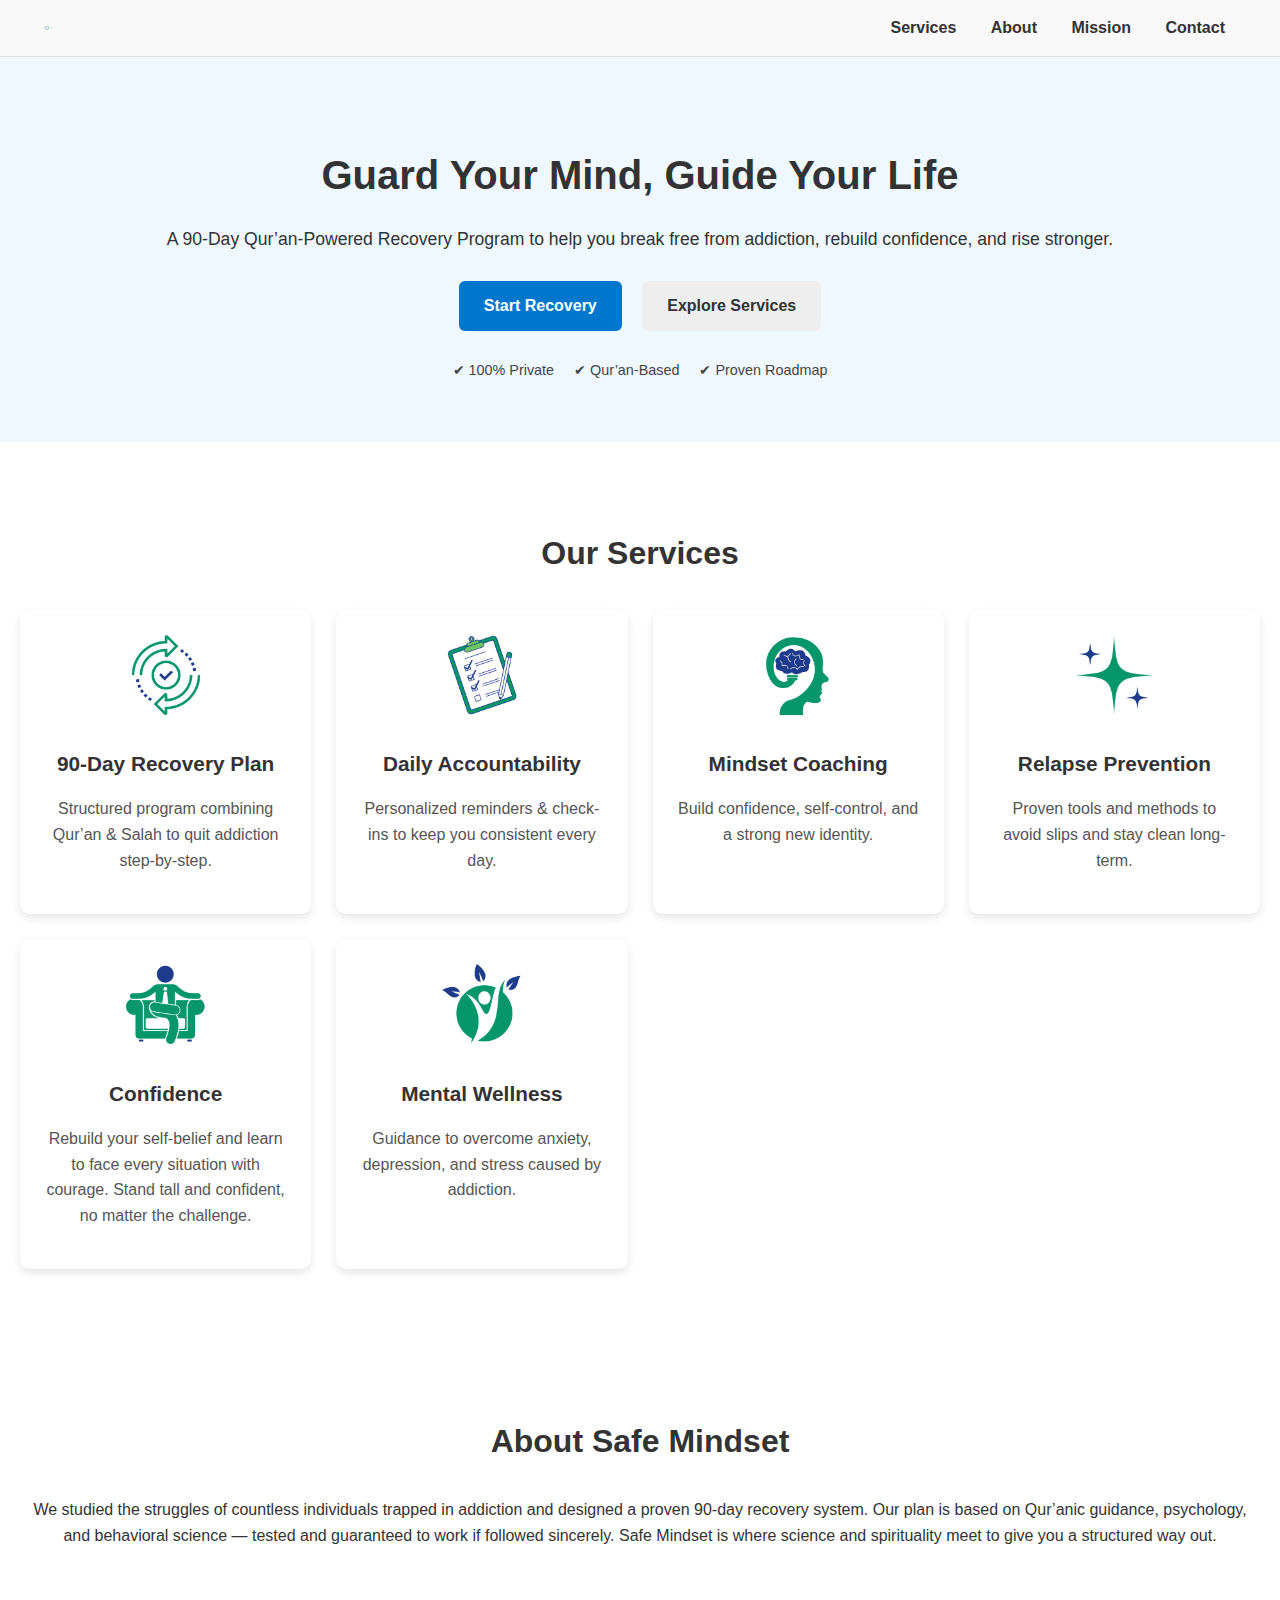
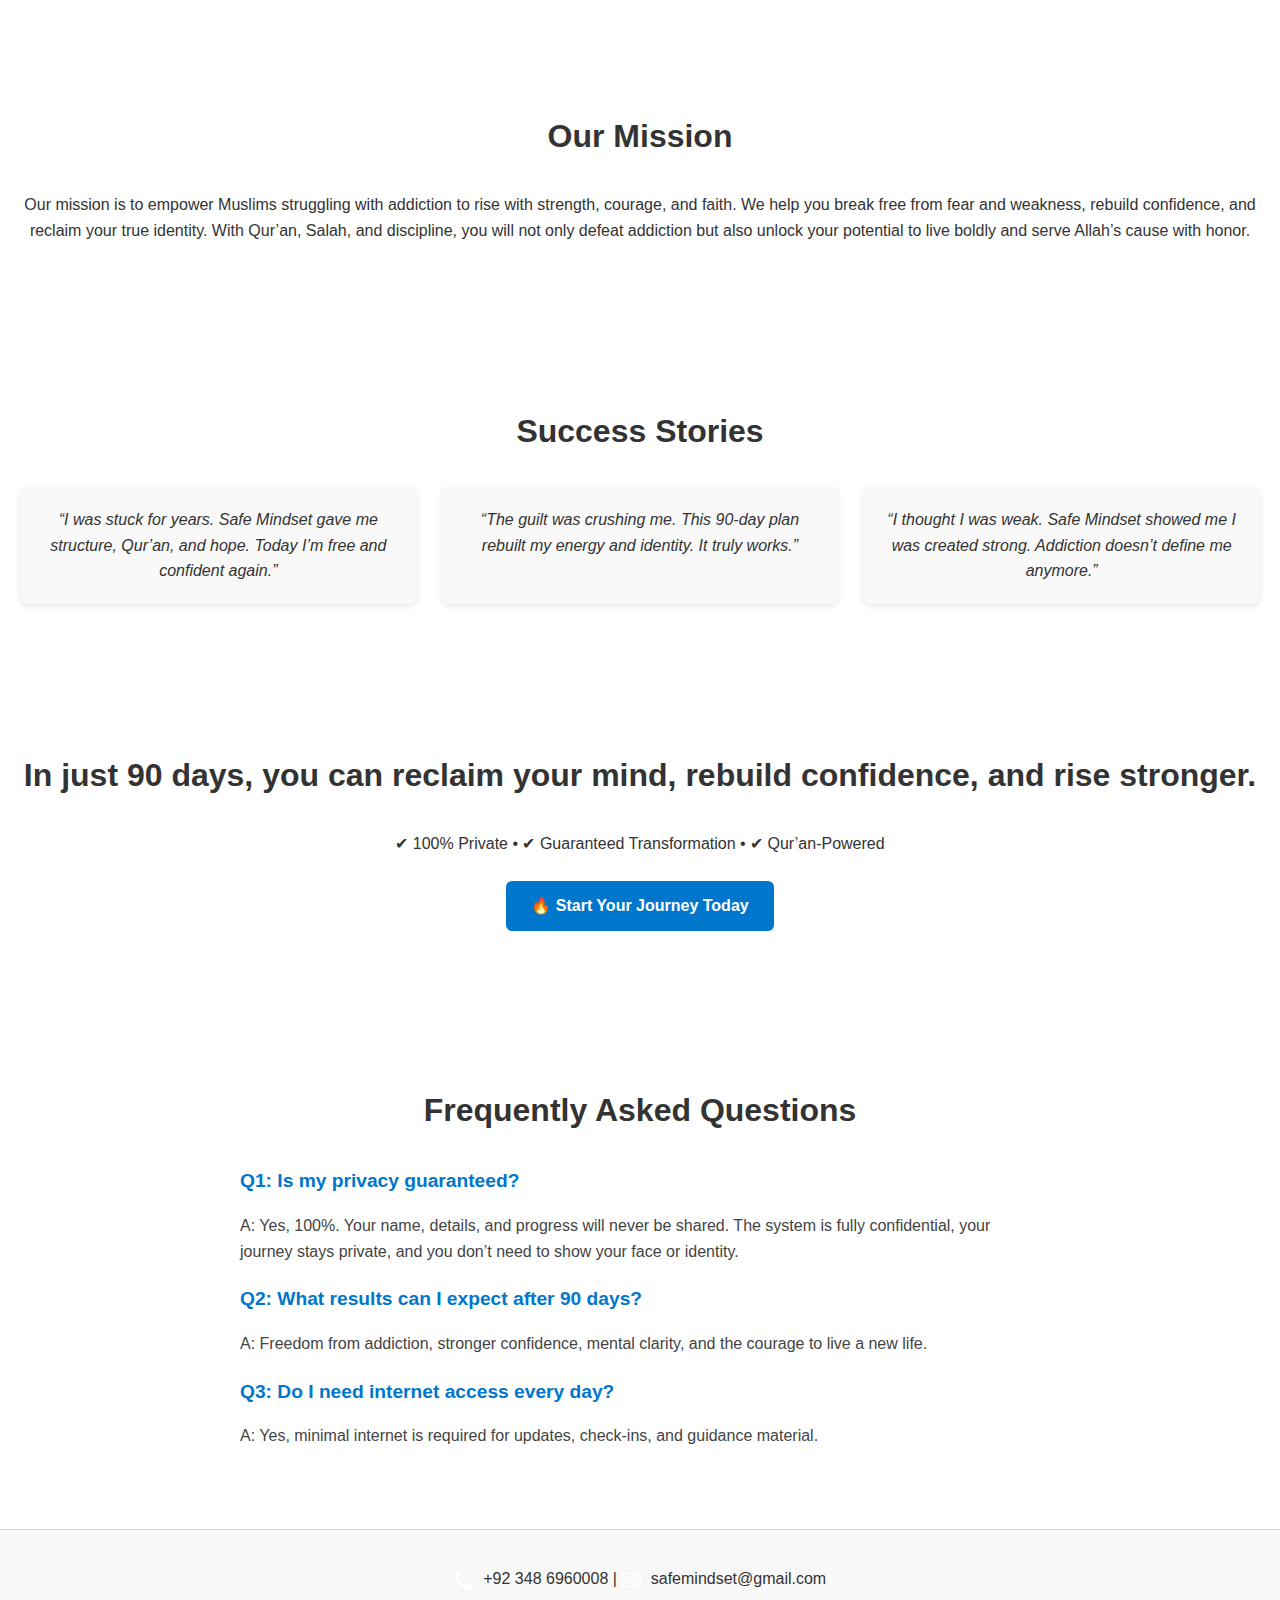
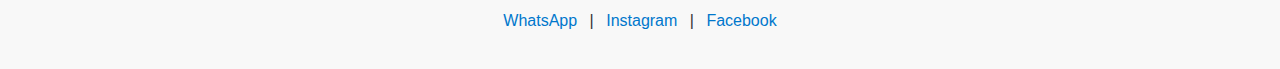
<file: index.html>
<!DOCTYPE html>
<html lang="en">
<head>
  <meta charset="UTF-8" />
  <meta name="viewport" content="width=device-width, initial-scale=1.0" />
  <title>Safe Mindset - 90 Days Recovery</title>
  <link rel="stylesheet" href="style.css" />
</head>
<body>
  <!-- Header -->
  <header>
    <img src="Logo PNG.png" alt="Safe Mindset Logo" />
    <nav>
      <a href="#services">Services</a>
      <a href="#about">About</a>
      <a href="#mission">Mission</a>
      <a href="#contact">Contact</a>
    </nav>
  </header>

  <!-- Hero Section -->
  <section class="hero">
    <h1>Guard Your Mind, Guide Your Life</h1>
    <p>A 90-Day Qur’an-Powered Recovery Program to help you break free from addiction, rebuild confidence, and rise stronger.</p>
    <a href="https://wa.link/mc4wq4" target="_blank" class="btn btn-primary">Start Recovery</a>
    <a href="#services" class="btn btn-secondary">Explore Services</a>
    <div class="trust-badges">
      <div>✔ 100% Private</div>
      <div>✔ Qur’an-Based</div>
      <div>✔ Proven Roadmap</div>
    </div>
  </section>

  <!-- Services -->
  <section id="services" class="section">
    <h2>Our Services</h2>
    <div class="cards">
      <div class="card">
        <img src="90-Day Recovery Plan.png" alt="Recovery Plan Icon" class="icon">
        <h3>90-Day Recovery Plan</h3>
        <p>Structured program combining Qur’an & Salah to quit addiction step-by-step.</p>
      </div>
      <div class="card">
        <img src="Daily Accountability.png" alt="Daily Accountability Icon" class="icon">
        <h3>Daily Accountability</h3>
        <p>Personalized reminders & check-ins to keep you consistent every day.</p>
      </div>
      <div class="card">
        <img src="Mindset Coaching.png" alt="Mindset Coaching Icon" class="icon">
        <h3>Mindset Coaching</h3>
        <p>Build confidence, self-control, and a strong new identity.</p>
      </div>
      <div class="card">
        <img src="Relapse Prevention.png" alt="Relapse Prevention Icon" class="icon">
        <h3>Relapse Prevention</h3>
        <p>Proven tools and methods to avoid slips and stay clean long-term.</p>
      </div>
      <div class="card">
        <img src="Confidence boster.png" alt="Confidence Icon" class="icon">
        <h3>Confidence</h3>
        <p>Rebuild your self-belief and learn to face every situation with courage.  
        Stand tall and confident, no matter the challenge.</p>
      </div>
      <div class="card">
        <img src="Mental Wellness.png" alt="Mental Wellness Icon" class="icon">
        <h3>Mental Wellness</h3>
        <p>Guidance to overcome anxiety, depression, and stress caused by addiction.</p>
      </div>
    </div>
  </section>

  <!-- About -->
  <section id="about" class="section about">
    <h2>About Safe Mindset</h2>
    <p>We studied the struggles of countless individuals trapped in addiction and designed a proven 90-day recovery system. Our plan is based on Qur’anic guidance, psychology, and behavioral science — tested and guaranteed to work if followed sincerely. Safe Mindset is where science and spirituality meet to give you a structured way out.</p>
  </section>

  <!-- Mission -->
  <section id="mission" class="section mission">
    <h2>Our Mission</h2>
    <p>Our mission is to empower Muslims struggling with addiction to rise with strength, courage, and faith. We help you break free from fear and weakness, rebuild confidence, and reclaim your true identity. With Qur’an, Salah, and discipline, you will not only defeat addiction but also unlock your potential to live boldly and serve Allah’s cause with honor.</p>
  </section>

  <!-- Testimonials -->
  <section class="section testimonials">
    <h2>Success Stories</h2>
    <div class="cards">
      <div class="testimonial">“I was stuck for years. Safe Mindset gave me structure, Qur’an, and hope. Today I’m free and confident again.”</div>
      <div class="testimonial">“The guilt was crushing me. This 90-day plan rebuilt my energy and identity. It truly works.”</div>
      <div class="testimonial">“I thought I was weak. Safe Mindset showed me I was created strong. Addiction doesn’t define me anymore.”</div>
    </div>
   </section>

  <!-- CTA Section -->
  <section class="section" style="text-align:center;">
    <h2>In just 90 days, you can reclaim your mind, rebuild confidence, and rise stronger.</h2>
    <p>✔ 100% Private • ✔ Guaranteed Transformation • ✔ Qur’an-Powered</p>
    <a href="https://wa.link/mc4wq4" target="_blank" class="btn btn-primary">🔥 Start Your Journey Today</a>
  </section>

  <!-- FAQ Section -->
  <section class="section faq">
    <h2>Frequently Asked Questions</h2>
    <div class="faq-item">
      <h3>Q1: Is my privacy guaranteed?</h3>
      <p>A: Yes, 100%. Your name, details, and progress will never be shared. The system is fully confidential, your journey stays private, and you don’t need to show your face or identity.</p>
    </div>
    <div class="faq-item">
      <h3>Q2: What results can I expect after 90 days?</h3>
      <p>A: Freedom from addiction, stronger confidence, mental clarity, and the courage to live a new life.</p>
    </div>
    <div class="faq-item">
      <h3>Q3: Do I need internet access every day?</h3>
      <p>A: Yes, minimal internet is required for updates, check-ins, and guidance material.</p>
    </div>
  </section>

  <!-- Footer -->
  <footer id="contact">
    <p>
      <img src="Phone New Icon.png" alt="Phone" /> +92 348 6960008 |
      <img src="Mail New Icon.png" alt="Mail" /> safemindset@gmail.com
    </p>
    <p>
      <a href="https://wa.link/mc4wq4">WhatsApp</a> |
      <a href="https://www.instagram.com/safemindset1">Instagram</a> |
      <a href="https://www.facebook.com/share/1CEfzPEuuR/">Facebook</a>
    </p>
  </footer>
</body>
</html>
</file>
<file: style.css>
/* ================================
   1. LOGO & ICON SIZE SETTINGS
   ================================ */

/* Website top left logo */
header img {
  width: 14px;   /* yahan se logo ka size control hota hai */
  height: auto;
}

/* Service section ke icons */
.icon {
  width: 80px;    /* yahan se icons ka size control hota hai */
  height: auto;
  margin-bottom: 10px;
}

/* Footer icons (Phone, Mail, etc.) */
footer img {
  width: 20px;   /* yahan se footer icons ka size control hota hai */
  height: auto;
  vertical-align: middle;
  margin-right: 5px;
}

/* ================================
   2. WEBSITE STRUCTURE & TEXT STYLE
   ================================ */

/* Reset basic styles */
body {
  margin: 0;
  font-family: Arial, sans-serif;
  line-height: 1.6;
  color: #333;
  background: #fff;
}

/* Header styling */
header {
  display: flex;
  justify-content: space-between;
  align-items: center;
  padding: 15px 40px;
  background: #f8f8f8;
  border-bottom: 1px solid #ddd;
}

header nav a {
  margin: 0 15px;
  text-decoration: none;
  color: #333;
  font-weight: bold;
}

header nav a:hover {
  color: #0077cc;
}

/* Hero Section */
.hero {
  text-align: center;
  padding: 60px 20px;
  background: #f0f8ff;
}

.hero h1 {
  font-size: 2.5rem; /* hero heading size */
  margin-bottom: 15px;
}

.hero p {
  font-size: 1.1rem; /* hero paragraph size */
  margin-bottom: 20px;
}

.btn {
  display: inline-block;
  padding: 12px 25px;
  margin: 8px;
  border-radius: 6px;
  text-decoration: none;
  font-weight: bold;
}

.btn-primary {
  background: #0077cc;
  color: #fff;
}

.btn-secondary {
  background: #eee;
  color: #333;
}

.btn-primary:hover {
  background: #005fa3;
}

/* Trust Badges */
.trust-badges {
  margin-top: 20px;
  display: flex;
  justify-content: center;
  gap: 20px;
  font-size: 0.9rem;
  color: #444;
}

/* Sections General */
.section {
  padding: 60px 20px;
  text-align: center;
}

.section h2 {
  font-size: 2rem;
  margin-bottom: 30px;
}

/* Cards layout */
.cards {
  display: grid;
  grid-template-columns: repeat(auto-fit, minmax(250px, 1fr));
  gap: 25px;
}

.card {
  background: #fff;
  padding: 25px;
  border-radius: 10px;
  box-shadow: 0px 4px 8px rgba(0,0,0,0.1);
  text-align: center;
  transition: transform 0.2s ease;
}

.card:hover {
  transform: translateY(-5px);
}

.card h3 {
  font-size: 1.3rem;
  margin: 15px 0 10px 0;
}

.card p {
  font-size: 1rem;
  color: #555;
}

/* Testimonials */
.testimonials .testimonial {
  background: #f9f9f9;
  padding: 20px;
  border-radius: 8px;
  font-style: italic;
  box-shadow: 0px 2px 6px rgba(0,0,0,0.1);
}

/* FAQ Section */
.faq-item {
  margin-bottom: 20px;
  text-align: left;
  max-width: 800px;
  margin-left: auto;
  margin-right: auto;
}

.faq-item h3 {
  font-size: 1.2rem;
  margin-bottom: 5px;
  color: #0077cc;
}

.faq-item p {
  font-size: 1rem;
  color: #444;
}

/* Footer */
footer {
  background: #f8f8f8;
  padding: 20px;
  text-align: center;
  border-top: 1px solid #ddd;
}

footer a {
  color: #0077cc;
  text-decoration: none;
  margin: 0 8px;
}

footer a:hover {
  text-decoration: underline;
}
</file>
